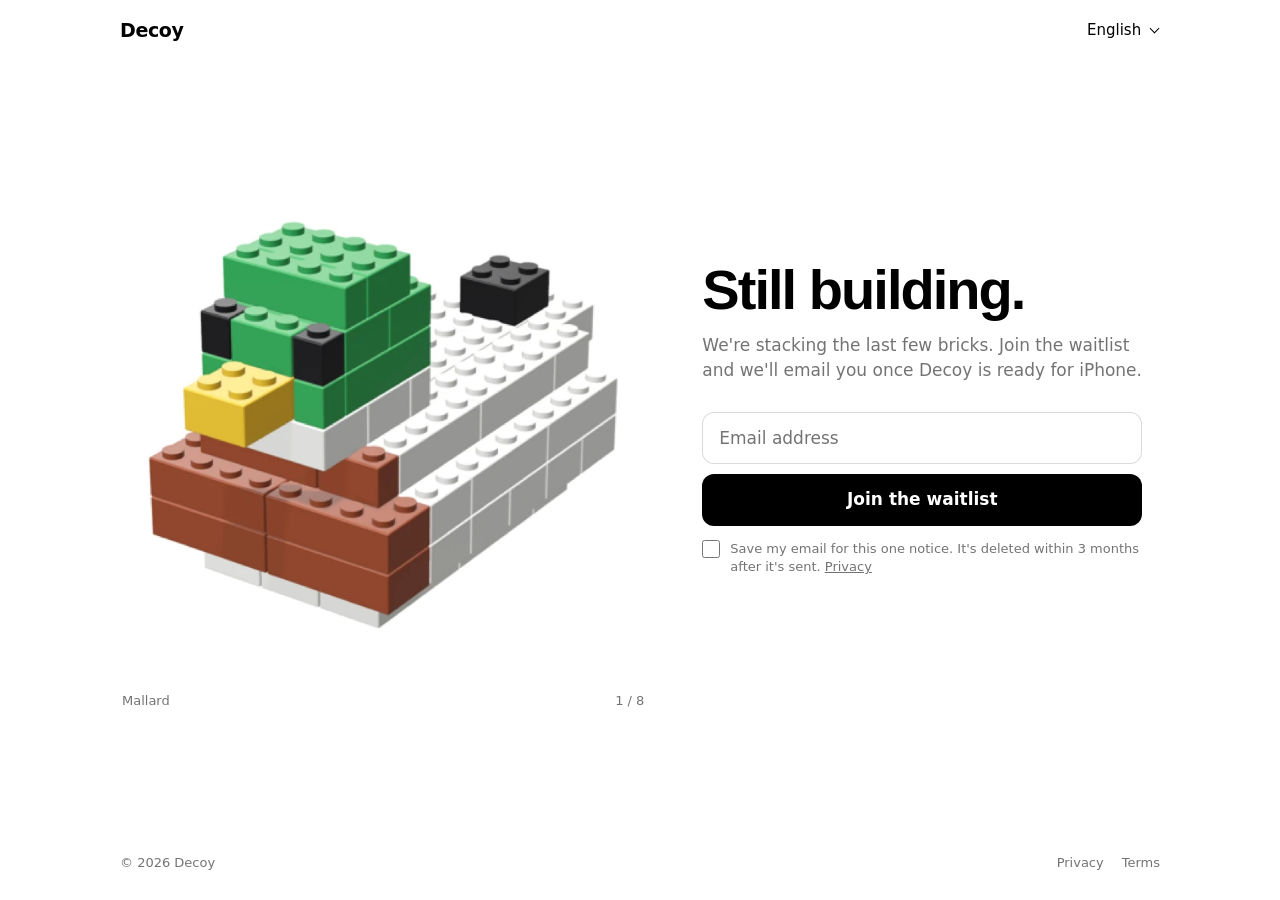
<file: index.html>
<!doctype html>
<html lang="en">
<head>
<meta charset="utf-8">
<meta name="viewport" content="width=device-width, initial-scale=1, viewport-fit=cover">
<meta name="color-scheme" content="light">
<meta name="theme-color" content="#ffffff">
<title>Decoy · Still building</title>
<meta name="description" content="Decoy is still being built, one brick at a time. Join the waitlist.">
<link rel="icon" href="img/icon.png">
<style>
  :root { --ink: #000; --paper: #fff; --soft: rgba(0,0,0,.55); --line: rgba(0,0,0,.14); }
  * { box-sizing: border-box; }
  html { -webkit-text-size-adjust: 100%; }
  body {
    margin: 0; background: var(--paper); color: var(--ink);
    font: 17px/1.5 -apple-system, BlinkMacSystemFont, "SF Pro Text", "Helvetica Neue", "Apple SD Gothic Neo", "Hiragino Sans", system-ui, sans-serif;
    -webkit-font-smoothing: antialiased;
  }
  :lang(ko) body, body:lang(ko) { word-break: keep-all; }
  .page { min-height: 100svh; display: flex; flex-direction: column; max-width: 1080px; margin: 0 auto;
          padding: 0 max(20px, env(safe-area-inset-right)) 0 max(20px, env(safe-area-inset-left)); }

  header { display: flex; align-items: center; justify-content: space-between; height: 60px; padding-top: env(safe-area-inset-top); }
  .brand { font-weight: 600; font-size: 19px; letter-spacing: -0.02em; }
  .lang { position: relative; }
  .lang select { font: inherit; font-size: 15px; color: var(--ink); background: transparent; border: 0; padding: 8px 22px 8px 8px; margin-right: -4px;
                 -webkit-appearance: none; appearance: none; cursor: pointer; }
  .lang::after { content: ""; position: absolute; right: 2px; top: 50%; width: 6px; height: 6px; margin-top: -5px;
                 border-right: 1.5px solid var(--ink); border-bottom: 1.5px solid var(--ink); transform: rotate(45deg); pointer-events: none; }

  main { flex: 1; display: grid; gap: 8px; align-content: start; }
  figure { margin: 0; }
  .model { display: block; width: 100%; aspect-ratio: 1; border: 0; padding: 0; background: var(--paper); cursor: pointer; -webkit-tap-highlight-color: transparent; }
  .model img { width: 100%; height: 100%; object-fit: contain; display: block; transition: opacity .25s; }
  .model img.out { opacity: 0; }
  figcaption { display: flex; justify-content: space-between; font-size: 13px; color: var(--soft); padding: 2px 2px 0; }

  .copy { padding: 20px 0 8px; }
  h1 { font: 700 40px/1.08 -apple-system, BlinkMacSystemFont, "SF Pro Display", "Helvetica Neue", "Apple SD Gothic Neo", "Hiragino Sans", sans-serif;
       letter-spacing: -0.035em; margin: 0; }
  .lead { margin: 12px 0 28px; color: var(--soft); max-width: 30em; }

  form { display: grid; gap: 10px; max-width: 440px; }
  .field { font: inherit; color: var(--ink); width: 100%; height: 52px; padding: 0 16px; border: 1px solid var(--line); border-radius: 12px; background: var(--paper);
           outline: none; -webkit-appearance: none; appearance: none; }
  .field::placeholder { color: rgba(0,0,0,.55); }
  .field:focus { border-color: var(--ink); }
  .go { font: inherit; font-weight: 600; height: 52px; border: 0; border-radius: 12px; background: var(--ink); color: var(--paper); cursor: pointer; }
  .go:active { opacity: .8; } .go:disabled { opacity: .4; cursor: default; }
  .agree { display: flex; gap: 10px; align-items: flex-start; margin-top: 4px; font-size: 13px; line-height: 1.45; color: var(--soft); cursor: pointer; }
  .agree input { flex: 0 0 auto; width: 18px; height: 18px; margin: 0; accent-color: #000; }
  .agree a { color: inherit; }
  .msg { min-height: 1.4em; margin: 4px 0 0; font-size: 15px; font-weight: 500; }
  .hp { position: absolute; left: -9999px; width: 1px; height: 1px; opacity: 0; }
  .sr { position: absolute; width: 1px; height: 1px; overflow: hidden; clip: rect(0 0 0 0); white-space: nowrap; }

  footer { display: flex; gap: 18px; flex-wrap: wrap; font-size: 13px; color: var(--soft); padding: 40px 0 max(28px, env(safe-area-inset-bottom)); }
  footer a { color: inherit; text-decoration: none; }
  footer a:hover { color: var(--ink); }
  footer span { margin-right: auto; }

  @media (min-width: 900px) {
    main { grid-template-columns: 1.15fr 1fr; gap: 56px; align-items: center; align-content: center; }
    h1 { font-size: 56px; }
    .copy { padding: 0; }
  }
</style>
</head>
<body>
<div class="page">
  <header>
    <div class="brand">Decoy</div>
    <label class="lang">
      <span class="sr">Language</span>
      <select id="lang" aria-label="Language">
        <option value="en">English</option>
        <option value="ko">한국어</option>
        <option value="ja">日本語</option>
      </select>
    </label>
  </header>

  <main>
    <figure>
      <button class="model" id="model" type="button" aria-label="Show another build"><img id="model-img" src="img/duck.webp" alt="" width="696" height="696"></button>
      <figcaption><span id="model-name">Mallard</span><span id="model-count">1 / 8</span></figcaption>
    </figure>

    <section class="copy">
      <h1 data-t="title">Still building.</h1>
      <p class="lead" data-t="lead">We're stacking the last few bricks. Join the waitlist and we'll email you once Decoy is ready for iPhone.</p>

      <form id="wait" novalidate>
        <label for="w-email" class="sr" data-t="emailLabel">Email</label>
        <input class="field" id="w-email" type="email" name="email" autocomplete="email" inputmode="email" required maxlength="254" placeholder="Email address" data-ph="placeholder">
        <!-- 사람은 보지 못하는 칸: 채워져 있으면 자동 입력으로 보고 저장하지 않는다 -->
        <input class="hp" type="text" name="website" tabindex="-1" autocomplete="off" aria-hidden="true">
        <button class="go" type="submit" id="w-btn" data-t="button">Join the waitlist</button>
        <label class="agree"><input type="checkbox" id="w-agree" required> <span><span data-t="consent">Save my email for this one notice. It's deleted within 3 months after it's sent.</span> <a href="privacy.html" data-t="details">Privacy</a></span></label>
        <p class="msg" id="w-msg" role="status" aria-live="polite"></p>
      </form>
    </section>
  </main>

  <footer>
    <span>© 2026 Decoy</span>
    <a href="privacy.html" data-t="privacy">Privacy</a>
    <a href="terms.html" data-t="terms">Terms</a>
  </footer>
</div>

<script>
(function () {
  var T = {
    en: {
      docTitle: "Decoy · Still building",
      title: "Still building.",
      lead: "We're stacking the last few bricks. Join the waitlist and we'll email you once Decoy is ready for iPhone.",
      emailLabel: "Email", placeholder: "Email address",
      button: "Join the waitlist",
      consent: "Save my email for this one notice. It's deleted within 3 months after it's sent.",
      details: "Privacy", privacy: "Privacy", terms: "Terms",
      invalid: "Please check your email address.",
      agree: "Please tick the box to agree.",
      sending: "Adding you…",
      done: "You're on the list. We'll let you know when it's built.",
      fail: "That didn't go through. Please try again.",
      models: ["Mallard", "Christmas tree", "Tuxedo cat", "Castle", "Frog", "Cake", "Lighthouse", "Robot"]
    },
    ko: {
      docTitle: "Decoy · 아직 짓는 중",
      title: "아직 짓는 중이에요.",
      lead: "마지막 블럭 몇 개를 쌓고 있어요. 대기 목록에 올려 두면 iPhone에 나오는 날 메일로 알려 드릴게요.",
      emailLabel: "이메일", placeholder: "이메일 주소",
      button: "대기 목록에 올리기",
      consent: "이 알림 한 번을 위해 이메일을 저장하는 데 동의해요. 보낸 뒤 3개월 안에 지워요.",
      details: "개인정보", privacy: "개인정보처리방침", terms: "이용약관",
      invalid: "이메일 주소를 확인해 주세요.",
      agree: "동의에 체크해 주세요.",
      sending: "올리는 중…",
      done: "대기 목록에 올렸어요. 다 지으면 알려 드릴게요.",
      fail: "지금은 올리지 못했어요. 다시 해 주세요.",
      models: ["청둥오리", "크리스마스 트리", "턱시도 고양이", "성", "개구리", "케이크", "등대", "로봇"]
    },
    ja: {
      docTitle: "Decoy · 組み立て中",
      title: "まだ組み立て中です。",
      lead: "最後のブロックを積んでいるところです。ウェイトリストに登録すると、iPhone版の公開日にメールでお知らせします。",
      emailLabel: "メール", placeholder: "メールアドレス",
      button: "ウェイトリストに登録",
      consent: "このお知らせのためにメールアドレスを保存することに同意します。送信後3か月以内に削除します。",
      details: "プライバシー", privacy: "プライバシー", terms: "利用規約",
      invalid: "メールアドレスをご確認ください。",
      agree: "同意にチェックしてください。",
      sending: "登録中…",
      done: "登録しました。完成したらお知らせします。",
      fail: "登録できませんでした。もう一度お試しください。",
      models: ["マガモ", "クリスマスツリー", "ハチワレ猫", "お城", "カエル", "ケーキ", "灯台", "ロボット"]
    }
  };
  var FILES = ["duck", "tree", "tuxedo", "castle", "frog", "cake", "lighthouse", "robot"];

  // 언어: 주소의 ?lang= → 전에 고른 것 → 영어
  var q = new URLSearchParams(location.search);
  var store = { get: function () { try { return localStorage.getItem("decoy.lang"); } catch (e) { return null; } },
                set: function (v) { try { localStorage.setItem("decoy.lang", v); } catch (e) {} } };
  var lang = [q.get("lang"), store.get(), "en"].filter(function (l) { return l && T[l]; })[0];
  var t = T[lang], idx = 0;
  var sel = document.getElementById("lang");

  function caption() {
    document.getElementById("model-name").textContent = t.models[idx];
    document.getElementById("model-count").textContent = (idx + 1) + " / " + FILES.length;
  }
  function apply(l) {
    lang = l; t = T[l]; sel.value = l;
    document.documentElement.lang = l;
    document.title = t.docTitle;
    document.querySelectorAll("[data-t]").forEach(function (el) { el.textContent = t[el.getAttribute("data-t")]; });
    document.querySelectorAll("[data-ph]").forEach(function (el) { el.placeholder = t[el.getAttribute("data-ph")]; });
    document.getElementById("w-msg").textContent = "";
    caption();
  }
  sel.addEventListener("change", function () { apply(sel.value); store.set(sel.value); });
  apply(lang);

  // 모델을 누르면 다음 작품
  FILES.slice(1).forEach(function (f) { var i = new Image(); i.src = "img/" + f + ".webp"; });
  var img = document.getElementById("model-img");
  document.getElementById("model").addEventListener("click", function () {
    idx = (idx + 1) % FILES.length;
    img.classList.add("out");
    setTimeout(function () { img.src = "img/" + FILES[idx] + ".webp"; img.classList.remove("out"); caption(); }, 200);
  });

  // 대기 목록 신청 (공개용 키: 서버는 join_waitlist 함수로 넣기만 허용)
  var API = "https://dkoeulbfpwtxlfhounvq.supabase.co/rest/v1/rpc/join_waitlist";
  var KEY = "sb_publishable_Qyt-b42bhEJ3N9RSfNocdA_tkohPm7J";
  var source = (q.get("from") || q.get("utm_source") || "").replace(/[^\w.-]/g, "").slice(0, 64);
  var form = document.getElementById("wait"), email = document.getElementById("w-email"),
      agree = document.getElementById("w-agree"), btn = document.getElementById("w-btn"),
      msg = document.getElementById("w-msg");
  function say(s) { msg.textContent = s; }

  form.addEventListener("submit", function (ev) {
    ev.preventDefault();
    var v = email.value.trim();
    if (!/^[^@\s]+@[^@\s]+\.[^@\s]+$/.test(v) || v.length > 254) { say(t.invalid); email.focus(); return; }
    if (!agree.checked) { say(t.agree); return; }
    if (form.website.value) { form.reset(); say(t.done); return; }
    btn.disabled = true; say(t.sending);
    fetch(API, {
      method: "POST",
      headers: { "apikey": KEY, "Content-Type": "application/json" },
      body: JSON.stringify({ p_email: v, p_lang: lang, p_source: source })
    }).then(function (r) {
      if (r.ok) { form.reset(); say(t.done); }
      else if (r.status === 400) { say(t.invalid); }
      else { say(t.fail); }
    }).catch(function () { say(t.fail); })
      .then(function () { btn.disabled = false; });
  });
})();
</script>
</body>
</html>
</file>
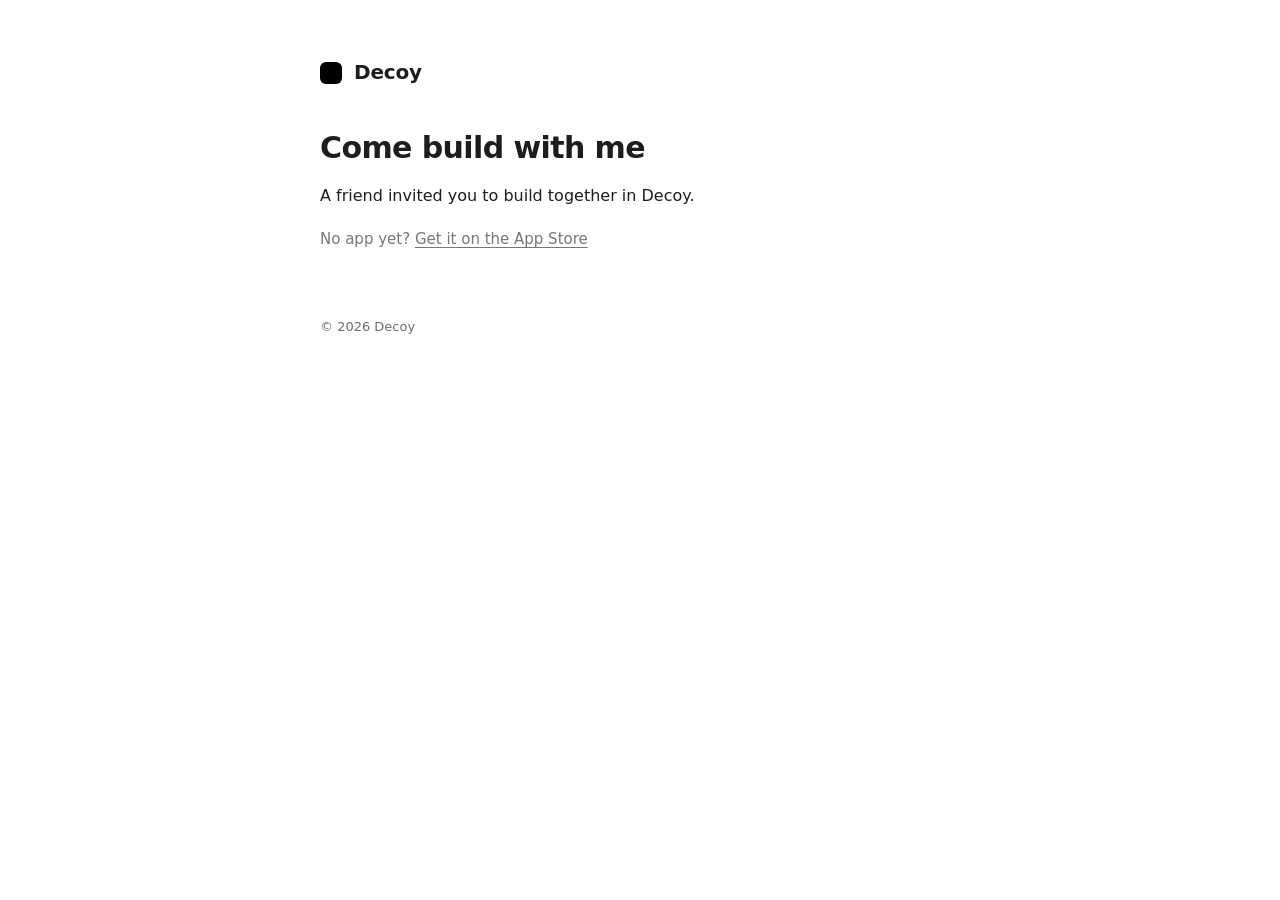
<file: join.html>
<!doctype html>
<html lang="ko">
<head>
<meta charset="utf-8">
<meta name="viewport" content="width=device-width, initial-scale=1, viewport-fit=cover">
<title>Decoy · 같이 만들기</title>
<meta property="og:title" content="Decoy">
<meta property="og:description" content="같이 블럭 쌓아요 · Come build with me">
<link rel="stylesheet" href="style.css">
<style>
  .open { display: inline-block; margin-top: 8px; padding: 14px 26px; border-radius: 999px;
          background: #000; color: #fff; text-decoration: none; font-weight: 700; }
  .sub { margin-top: 18px; font-size: 15px; opacity: .6; }
  .sub a { color: inherit; }
</style>
</head>
<body>
<main>
  <header><span class="dot" aria-hidden="true"></span><a href="./">Decoy</a></header>
  <h1 id="title">같이 블럭 쌓아요</h1>
  <p id="desc">친구가 Decoy에서 함께 만들자고 초대했어요.</p>
  <a class="open" id="open" href="#">Decoy에서 열기</a>
  <p class="sub" id="store">앱이 없다면 <a href="https://apps.apple.com/app/id6838769878">App Store에서 받기</a></p>
  <footer>© 2026 Decoy</footer>
</main>
<script>
  // 방 코드는 앱이 만드는 6글자만 받는다
  var room = new URLSearchParams(location.search).get("room") || "";
  var ok = /^[A-HJ-NP-Z2-9]{6}$/.test(room);
  var en = !/^ko/i.test(navigator.language || "");
  if (en) {
    document.documentElement.lang = "en";
    document.getElementById("title").textContent = "Come build with me";
    document.getElementById("desc").textContent = "A friend invited you to build together in Decoy.";
    document.getElementById("open").textContent = "Open in Decoy";
    document.getElementById("store").innerHTML = 'No app yet? <a href="https://apps.apple.com/app/id6838769878">Get it on the App Store</a>';
  }
  var link = document.getElementById("open");
  if (ok) {
    var url = "decoy://join?room=" + room;
    link.href = url;
    location.href = url;
  } else {
    link.style.display = "none";
  }
</script>
</body>
</html>
</file>
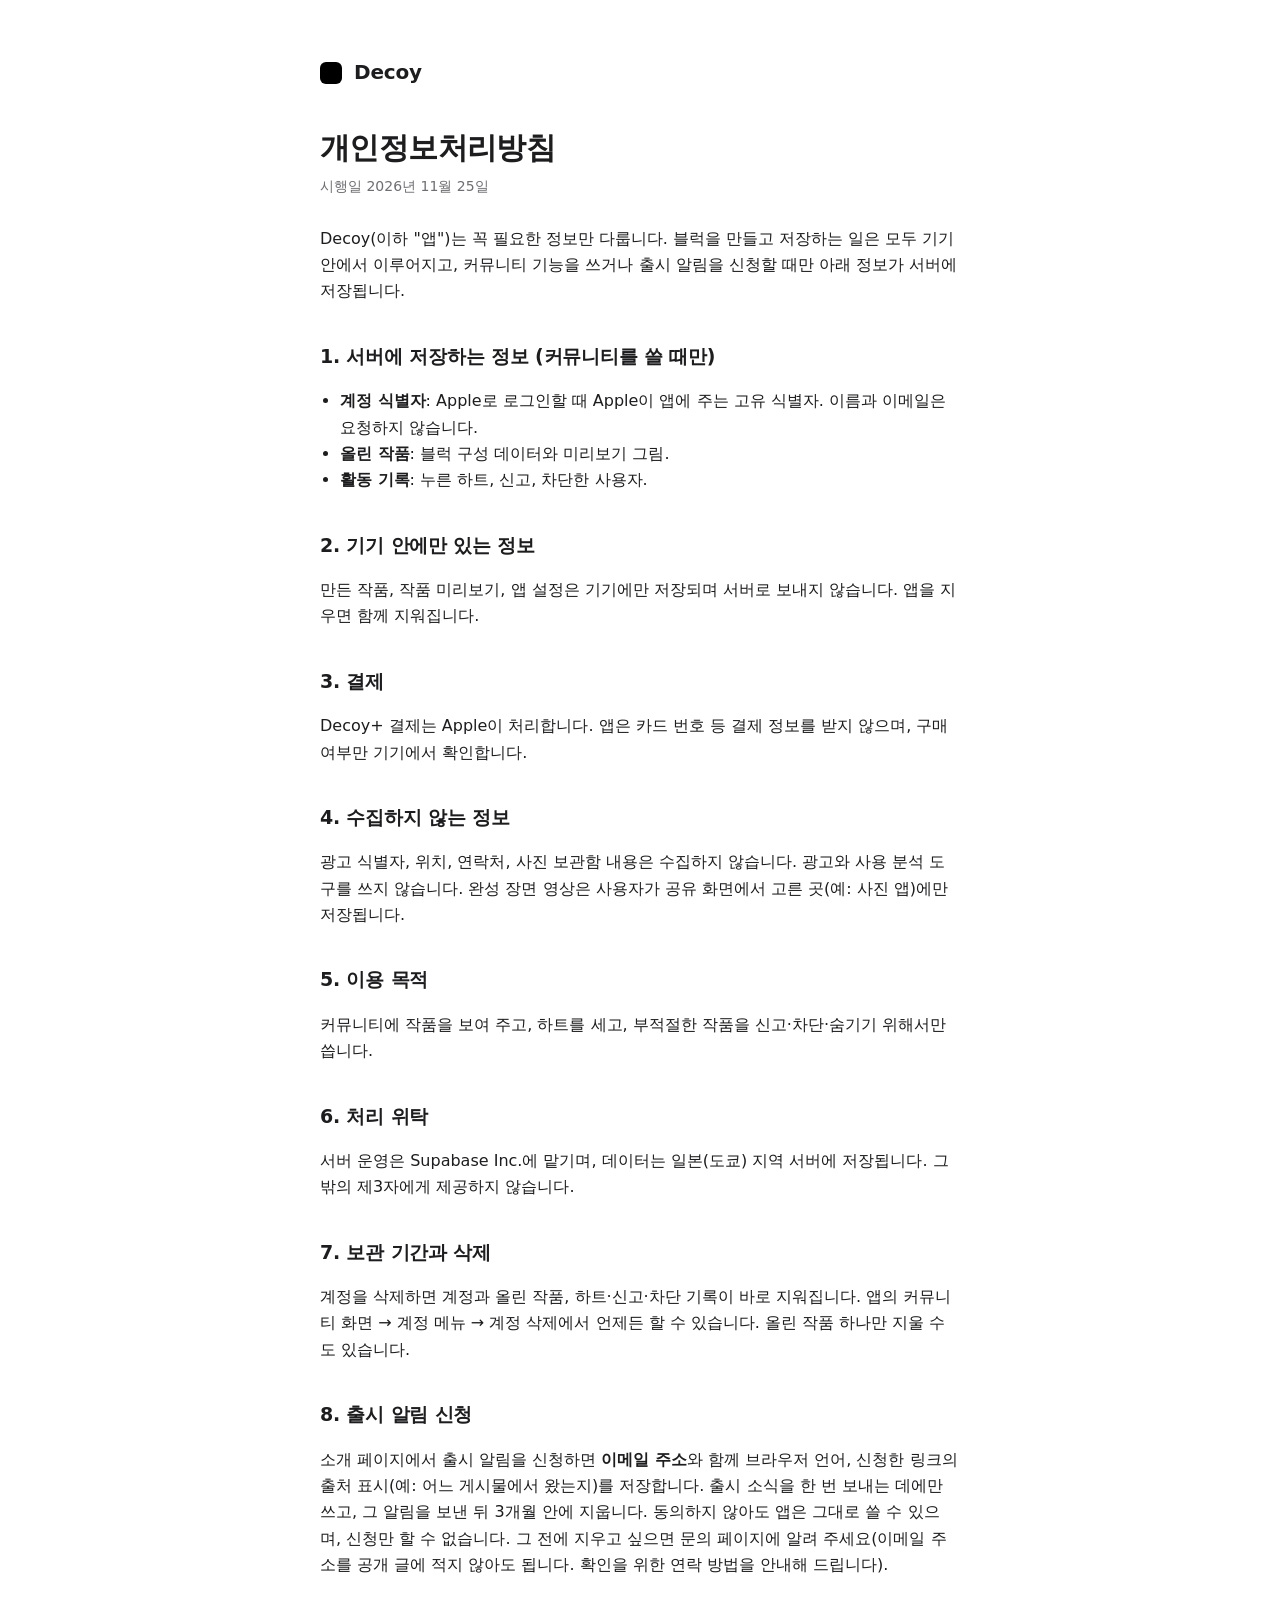
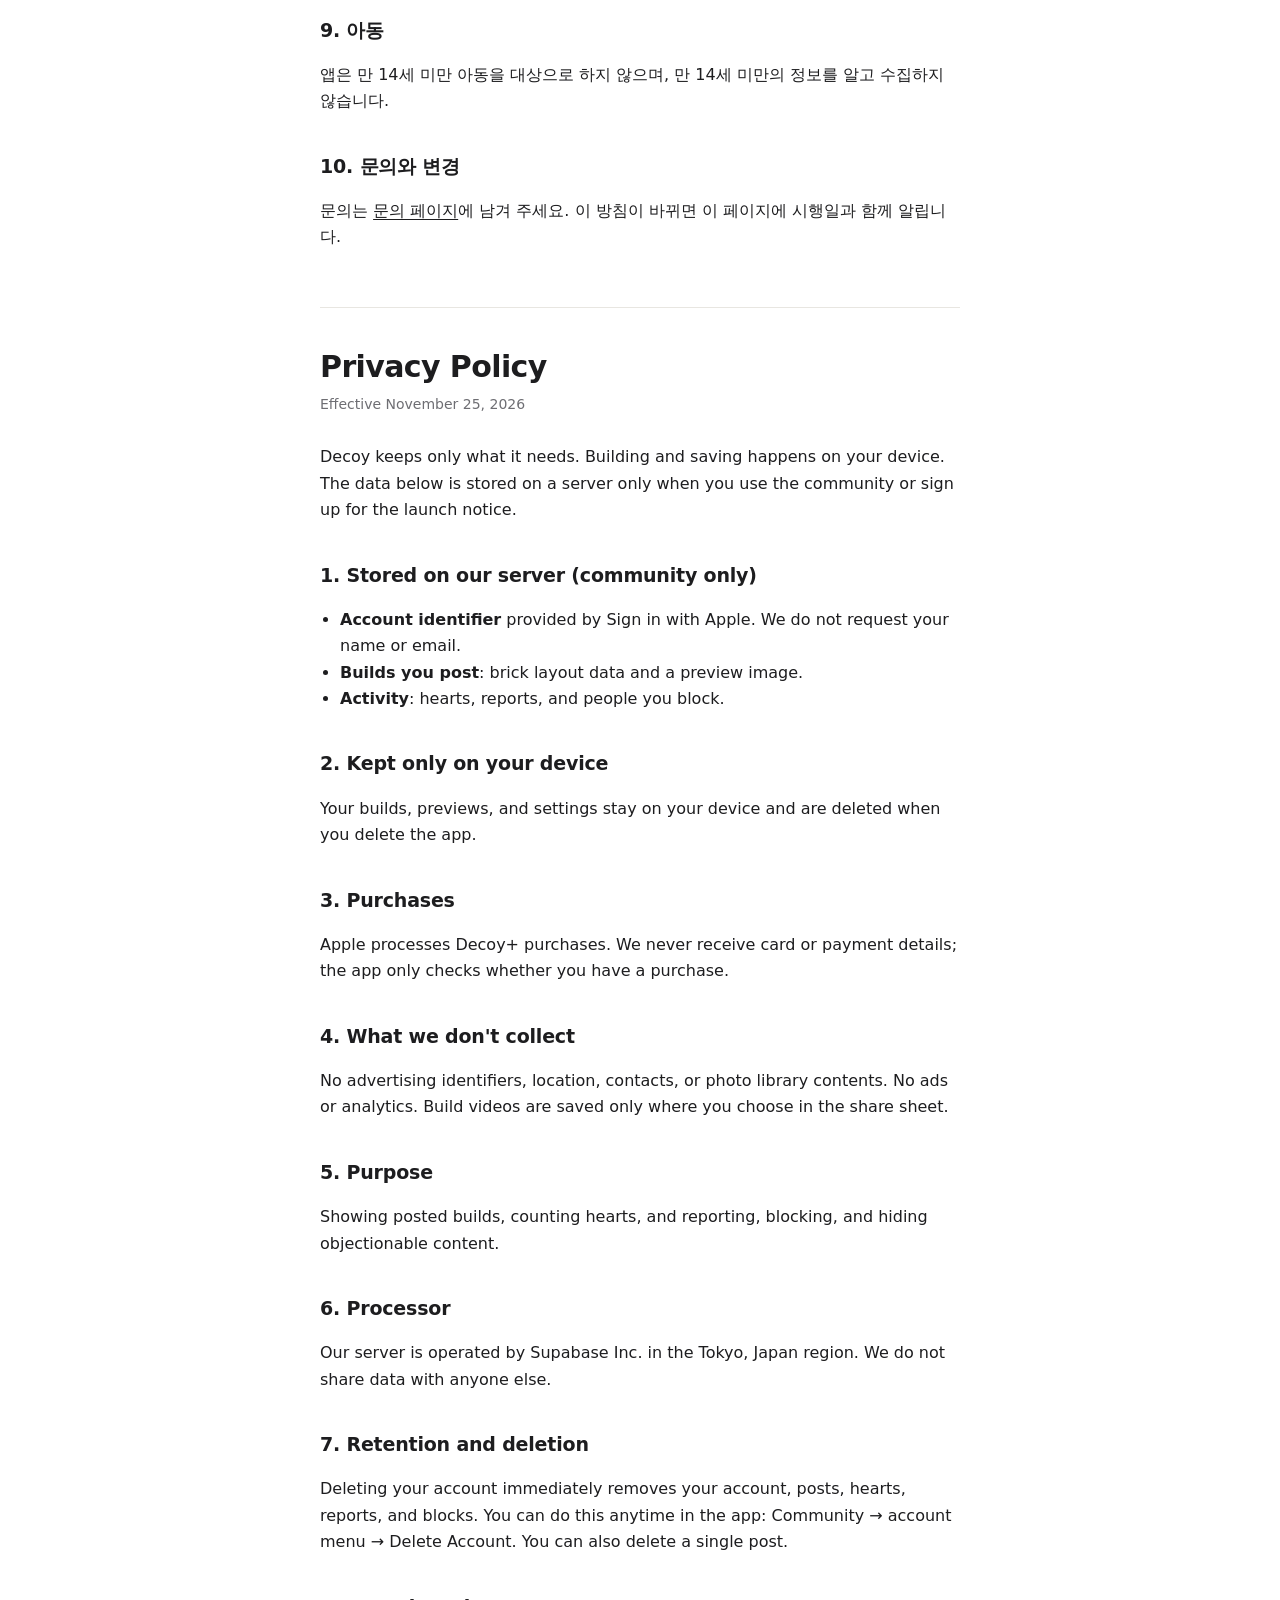
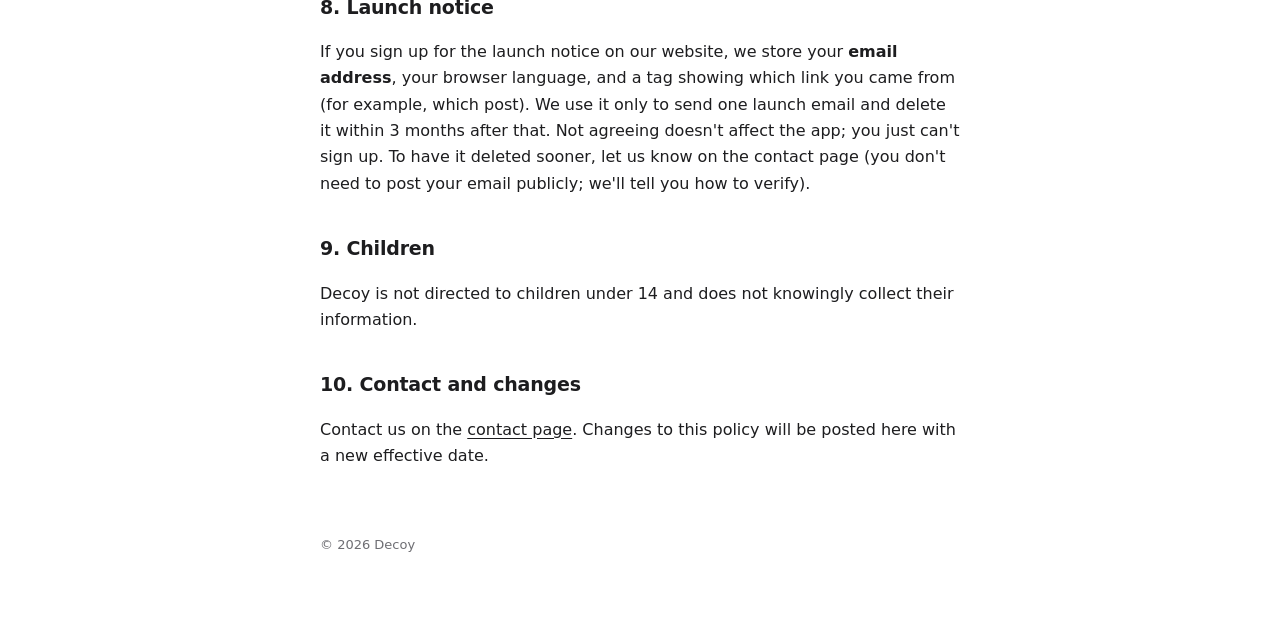
<file: privacy.html>
<!doctype html>
<html lang="ko">
<head>
<meta charset="utf-8">
<meta name="viewport" content="width=device-width, initial-scale=1, viewport-fit=cover">
<title>Decoy 개인정보처리방침</title>
<link rel="stylesheet" href="style.css">
</head>
<body>
<main>
  <header><span class="dot" aria-hidden="true"></span><a href="./">Decoy</a></header>
  <h1>개인정보처리방침</h1>
  <p class="meta">시행일 2026년 11월 25일</p>

  <p>Decoy(이하 "앱")는 꼭 필요한 정보만 다룹니다. 블럭을 만들고 저장하는 일은 모두 기기 안에서 이루어지고, 커뮤니티 기능을 쓰거나 출시 알림을 신청할 때만 아래 정보가 서버에 저장됩니다.</p>

  <h2>1. 서버에 저장하는 정보 (커뮤니티를 쓸 때만)</h2>
  <ul>
    <li><b>계정 식별자</b>: Apple로 로그인할 때 Apple이 앱에 주는 고유 식별자. 이름과 이메일은 요청하지 않습니다.</li>
    <li><b>올린 작품</b>: 블럭 구성 데이터와 미리보기 그림.</li>
    <li><b>활동 기록</b>: 누른 하트, 신고, 차단한 사용자.</li>
  </ul>

  <h2>2. 기기 안에만 있는 정보</h2>
  <p>만든 작품, 작품 미리보기, 앱 설정은 기기에만 저장되며 서버로 보내지 않습니다. 앱을 지우면 함께 지워집니다.</p>

  <h2>3. 결제</h2>
  <p>Decoy+ 결제는 Apple이 처리합니다. 앱은 카드 번호 등 결제 정보를 받지 않으며, 구매 여부만 기기에서 확인합니다.</p>

  <h2>4. 수집하지 않는 정보</h2>
  <p>광고 식별자, 위치, 연락처, 사진 보관함 내용은 수집하지 않습니다. 광고와 사용 분석 도구를 쓰지 않습니다. 완성 장면 영상은 사용자가 공유 화면에서 고른 곳(예: 사진 앱)에만 저장됩니다.</p>

  <h2>5. 이용 목적</h2>
  <p>커뮤니티에 작품을 보여 주고, 하트를 세고, 부적절한 작품을 신고·차단·숨기기 위해서만 씁니다.</p>

  <h2>6. 처리 위탁</h2>
  <p>서버 운영은 Supabase Inc.에 맡기며, 데이터는 일본(도쿄) 지역 서버에 저장됩니다. 그 밖의 제3자에게 제공하지 않습니다.</p>

  <h2>7. 보관 기간과 삭제</h2>
  <p>계정을 삭제하면 계정과 올린 작품, 하트·신고·차단 기록이 바로 지워집니다. 앱의 커뮤니티 화면 → 계정 메뉴 → 계정 삭제에서 언제든 할 수 있습니다. 올린 작품 하나만 지울 수도 있습니다.</p>

  <h2 id="waitlist">8. 출시 알림 신청</h2>
  <p>소개 페이지에서 출시 알림을 신청하면 <b>이메일 주소</b>와 함께 브라우저 언어, 신청한 링크의 출처 표시(예: 어느 게시물에서 왔는지)를 저장합니다. 출시 소식을 한 번 보내는 데에만 쓰고, 그 알림을 보낸 뒤 3개월 안에 지웁니다. 동의하지 않아도 앱은 그대로 쓸 수 있으며, 신청만 할 수 없습니다. 그 전에 지우고 싶으면 문의 페이지에 알려 주세요(이메일 주소를 공개 글에 적지 않아도 됩니다. 확인을 위한 연락 방법을 안내해 드립니다).</p>

  <h2>9. 아동</h2>
  <p>앱은 만 14세 미만 아동을 대상으로 하지 않으며, 만 14세 미만의 정보를 알고 수집하지 않습니다.</p>

  <h2>10. 문의와 변경</h2>
  <p>문의는 <a href="https://github.com/dogoyster/build-decoy/issues">문의 페이지</a>에 남겨 주세요. 이 방침이 바뀌면 이 페이지에 시행일과 함께 알립니다.</p>

  <div class="lang" lang="en">
    <h1>Privacy Policy</h1>
    <p class="meta">Effective November 25, 2026</p>
    <p>Decoy keeps only what it needs. Building and saving happens on your device. The data below is stored on a server only when you use the community or sign up for the launch notice.</p>
    <h2>1. Stored on our server (community only)</h2>
    <ul>
      <li><b>Account identifier</b> provided by Sign in with Apple. We do not request your name or email.</li>
      <li><b>Builds you post</b>: brick layout data and a preview image.</li>
      <li><b>Activity</b>: hearts, reports, and people you block.</li>
    </ul>
    <h2>2. Kept only on your device</h2>
    <p>Your builds, previews, and settings stay on your device and are deleted when you delete the app.</p>
    <h2>3. Purchases</h2>
    <p>Apple processes Decoy+ purchases. We never receive card or payment details; the app only checks whether you have a purchase.</p>
    <h2>4. What we don't collect</h2>
    <p>No advertising identifiers, location, contacts, or photo library contents. No ads or analytics. Build videos are saved only where you choose in the share sheet.</p>
    <h2>5. Purpose</h2>
    <p>Showing posted builds, counting hearts, and reporting, blocking, and hiding objectionable content.</p>
    <h2>6. Processor</h2>
    <p>Our server is operated by Supabase Inc. in the Tokyo, Japan region. We do not share data with anyone else.</p>
    <h2>7. Retention and deletion</h2>
    <p>Deleting your account immediately removes your account, posts, hearts, reports, and blocks. You can do this anytime in the app: Community → account menu → Delete Account. You can also delete a single post.</p>
    <h2 id="waitlist-en">8. Launch notice</h2>
    <p>If you sign up for the launch notice on our website, we store your <b>email address</b>, your browser language, and a tag showing which link you came from (for example, which post). We use it only to send one launch email and delete it within 3 months after that. Not agreeing doesn't affect the app; you just can't sign up. To have it deleted sooner, let us know on the contact page (you don't need to post your email publicly; we'll tell you how to verify).</p>
    <h2>9. Children</h2>
    <p>Decoy is not directed to children under 14 and does not knowingly collect their information.</p>
    <h2>10. Contact and changes</h2>
    <p>Contact us on the <a href="https://github.com/dogoyster/build-decoy/issues">contact page</a>. Changes to this policy will be posted here with a new effective date.</p>
  </div>
  <footer>© 2026 Decoy</footer>
</main>
</body>
</html>
</file>
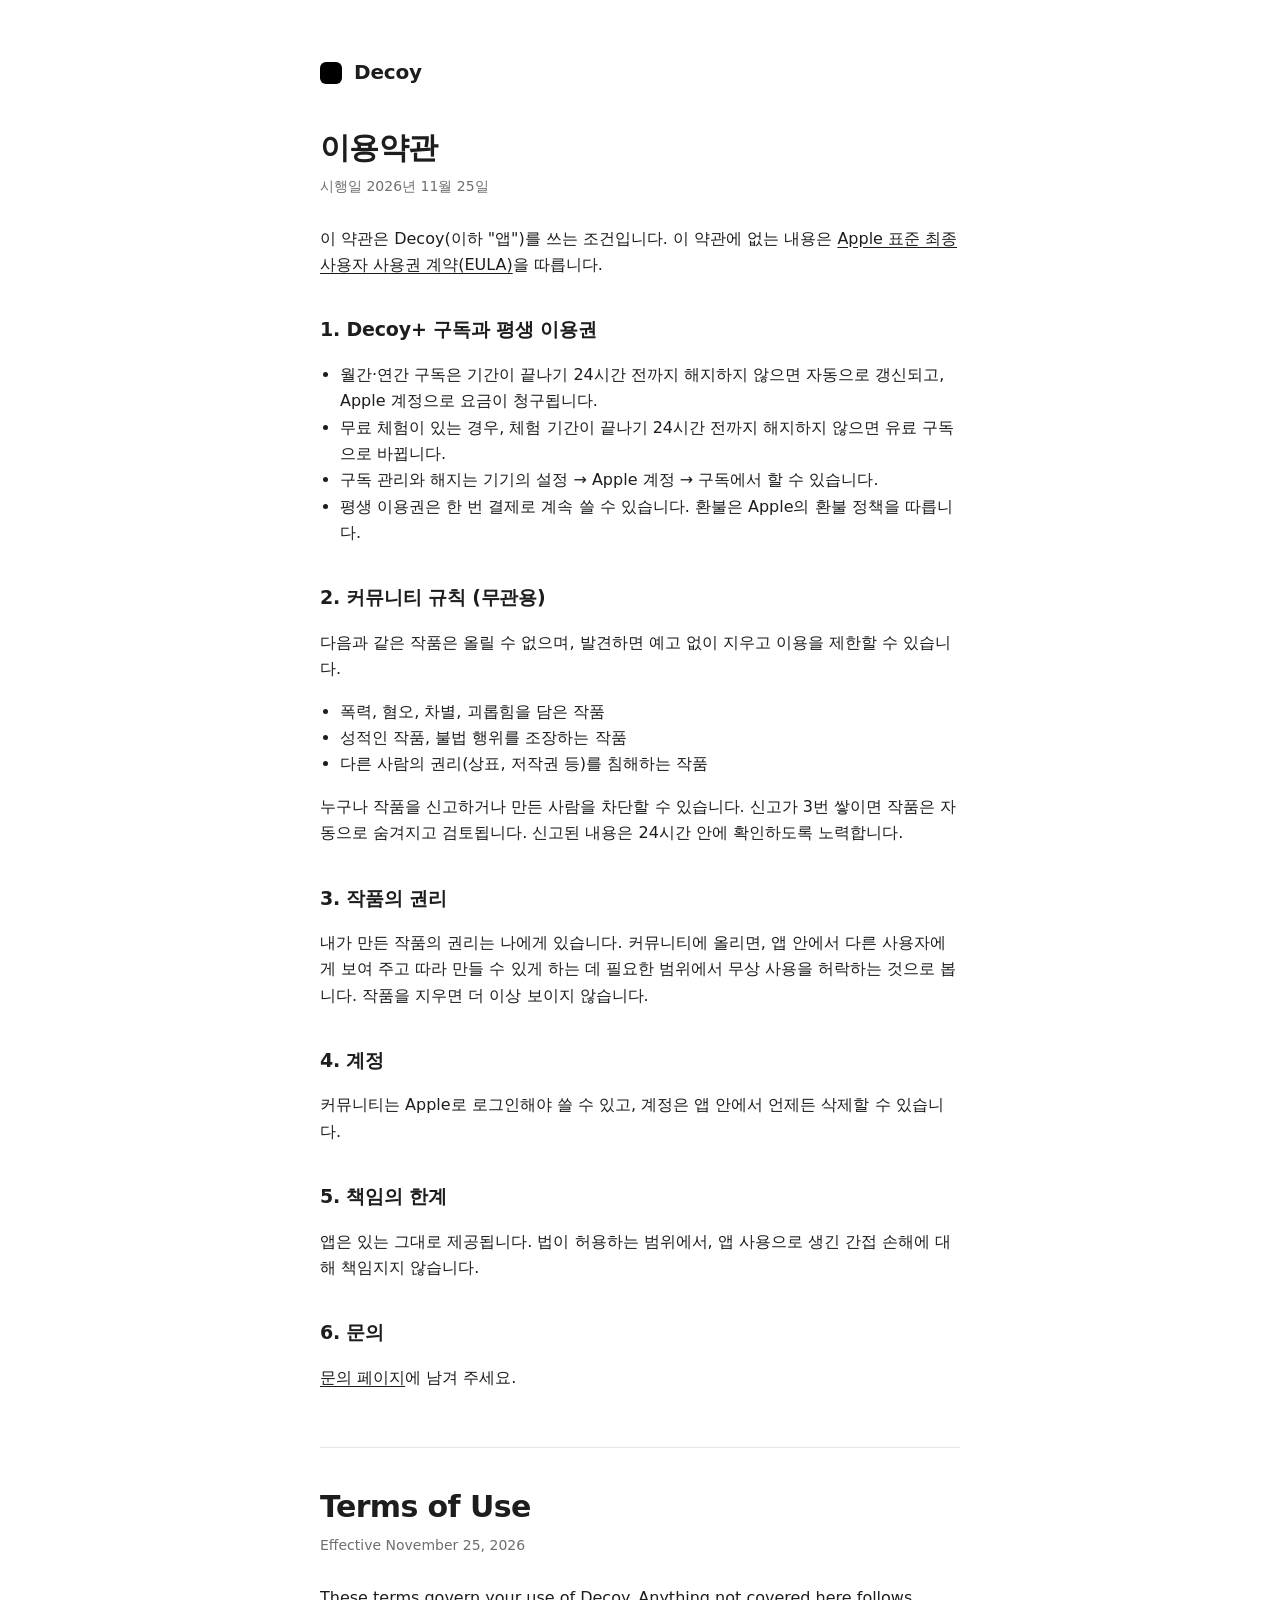
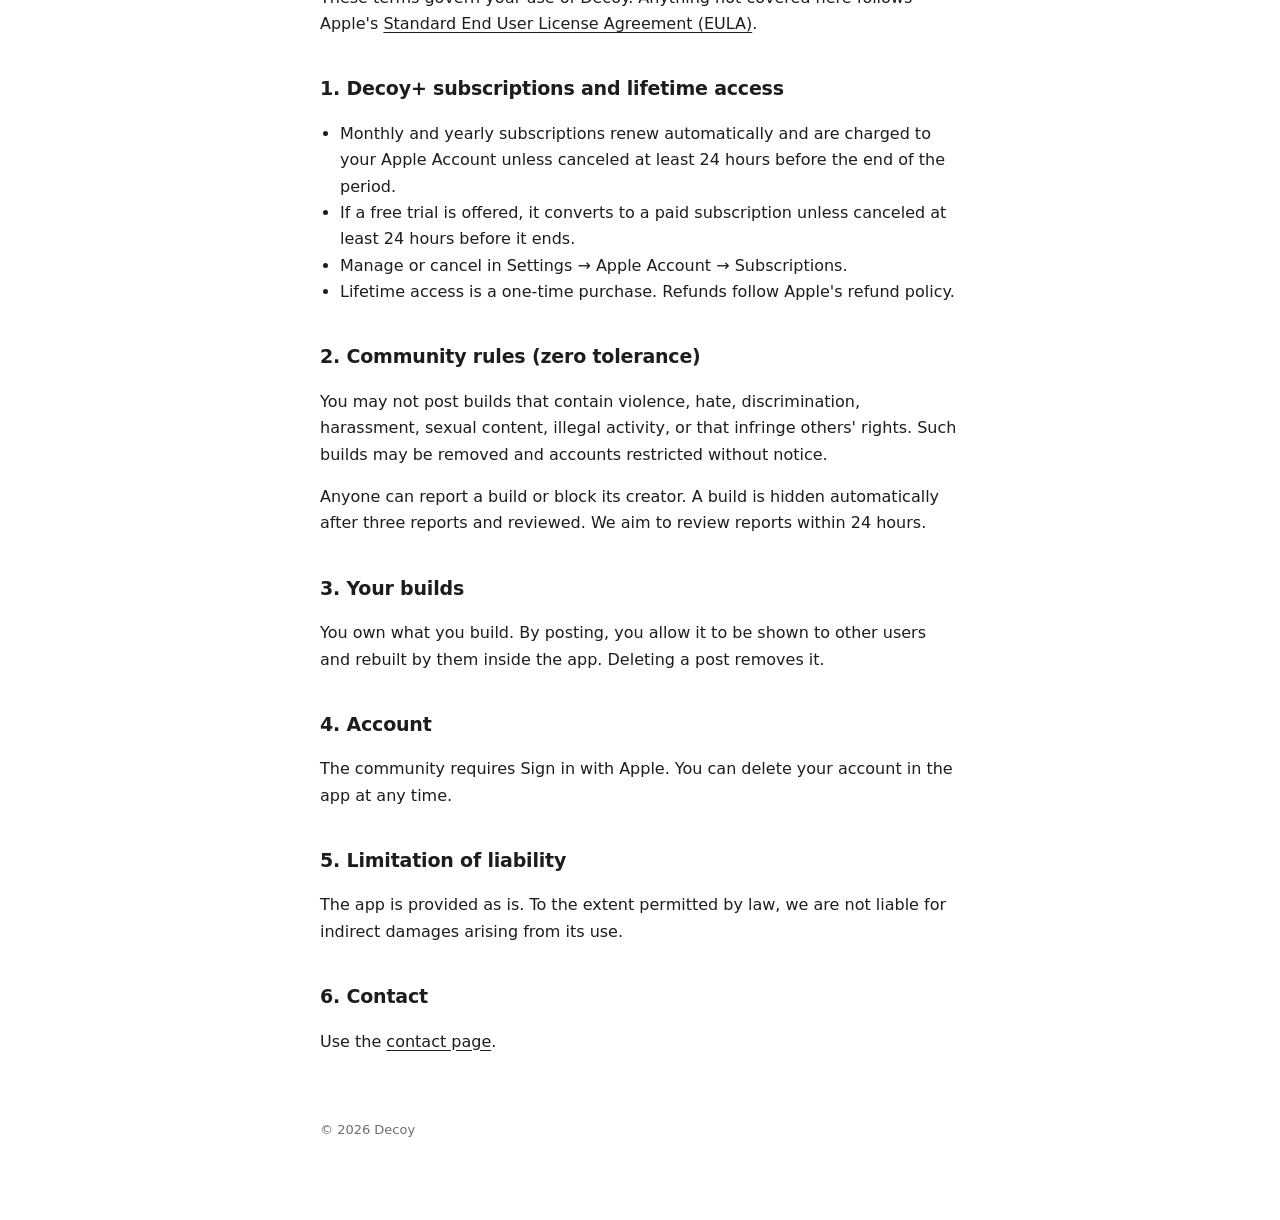
<file: terms.html>
<!doctype html>
<html lang="ko">
<head>
<meta charset="utf-8">
<meta name="viewport" content="width=device-width, initial-scale=1, viewport-fit=cover">
<title>Decoy 이용약관</title>
<link rel="stylesheet" href="style.css">
</head>
<body>
<main>
  <header><span class="dot" aria-hidden="true"></span><a href="./">Decoy</a></header>
  <h1>이용약관</h1>
  <p class="meta">시행일 2026년 11월 25일</p>

  <p>이 약관은 Decoy(이하 "앱")를 쓰는 조건입니다. 이 약관에 없는 내용은 <a href="https://www.apple.com/legal/internet-services/itunes/dev/stdeula/">Apple 표준 최종 사용자 사용권 계약(EULA)</a>을 따릅니다.</p>

  <h2>1. Decoy+ 구독과 평생 이용권</h2>
  <ul>
    <li>월간·연간 구독은 기간이 끝나기 24시간 전까지 해지하지 않으면 자동으로 갱신되고, Apple 계정으로 요금이 청구됩니다.</li>
    <li>무료 체험이 있는 경우, 체험 기간이 끝나기 24시간 전까지 해지하지 않으면 유료 구독으로 바뀝니다.</li>
    <li>구독 관리와 해지는 기기의 설정 → Apple 계정 → 구독에서 할 수 있습니다.</li>
    <li>평생 이용권은 한 번 결제로 계속 쓸 수 있습니다. 환불은 Apple의 환불 정책을 따릅니다.</li>
  </ul>

  <h2>2. 커뮤니티 규칙 (무관용)</h2>
  <p>다음과 같은 작품은 올릴 수 없으며, 발견하면 예고 없이 지우고 이용을 제한할 수 있습니다.</p>
  <ul>
    <li>폭력, 혐오, 차별, 괴롭힘을 담은 작품</li>
    <li>성적인 작품, 불법 행위를 조장하는 작품</li>
    <li>다른 사람의 권리(상표, 저작권 등)를 침해하는 작품</li>
  </ul>
  <p>누구나 작품을 신고하거나 만든 사람을 차단할 수 있습니다. 신고가 3번 쌓이면 작품은 자동으로 숨겨지고 검토됩니다. 신고된 내용은 24시간 안에 확인하도록 노력합니다.</p>

  <h2>3. 작품의 권리</h2>
  <p>내가 만든 작품의 권리는 나에게 있습니다. 커뮤니티에 올리면, 앱 안에서 다른 사용자에게 보여 주고 따라 만들 수 있게 하는 데 필요한 범위에서 무상 사용을 허락하는 것으로 봅니다. 작품을 지우면 더 이상 보이지 않습니다.</p>

  <h2>4. 계정</h2>
  <p>커뮤니티는 Apple로 로그인해야 쓸 수 있고, 계정은 앱 안에서 언제든 삭제할 수 있습니다.</p>

  <h2>5. 책임의 한계</h2>
  <p>앱은 있는 그대로 제공됩니다. 법이 허용하는 범위에서, 앱 사용으로 생긴 간접 손해에 대해 책임지지 않습니다.</p>

  <h2>6. 문의</h2>
  <p><a href="https://github.com/dogoyster/build-decoy/issues">문의 페이지</a>에 남겨 주세요.</p>

  <div class="lang" lang="en">
    <h1>Terms of Use</h1>
    <p class="meta">Effective November 25, 2026</p>
    <p>These terms govern your use of Decoy. Anything not covered here follows Apple's <a href="https://www.apple.com/legal/internet-services/itunes/dev/stdeula/">Standard End User License Agreement (EULA)</a>.</p>
    <h2>1. Decoy+ subscriptions and lifetime access</h2>
    <ul>
      <li>Monthly and yearly subscriptions renew automatically and are charged to your Apple Account unless canceled at least 24 hours before the end of the period.</li>
      <li>If a free trial is offered, it converts to a paid subscription unless canceled at least 24 hours before it ends.</li>
      <li>Manage or cancel in Settings → Apple Account → Subscriptions.</li>
      <li>Lifetime access is a one-time purchase. Refunds follow Apple's refund policy.</li>
    </ul>
    <h2>2. Community rules (zero tolerance)</h2>
    <p>You may not post builds that contain violence, hate, discrimination, harassment, sexual content, illegal activity, or that infringe others' rights. Such builds may be removed and accounts restricted without notice.</p>
    <p>Anyone can report a build or block its creator. A build is hidden automatically after three reports and reviewed. We aim to review reports within 24 hours.</p>
    <h2>3. Your builds</h2>
    <p>You own what you build. By posting, you allow it to be shown to other users and rebuilt by them inside the app. Deleting a post removes it.</p>
    <h2>4. Account</h2>
    <p>The community requires Sign in with Apple. You can delete your account in the app at any time.</p>
    <h2>5. Limitation of liability</h2>
    <p>The app is provided as is. To the extent permitted by law, we are not liable for indirect damages arising from its use.</p>
    <h2>6. Contact</h2>
    <p>Use the <a href="https://github.com/dogoyster/build-decoy/issues">contact page</a>.</p>
  </div>
  <footer>© 2026 Decoy</footer>
</main>
</body>
</html>
</file>
<file: style.css>
:root { --bg: #ffffff; --fg: #1d1d1f; --muted: #6e6e73; --line: #e8e6e1; --accent: #000000; color-scheme: light; }
* { box-sizing: border-box; }
body { margin: 0; background: var(--bg); color: var(--fg); font: 16px/1.65 -apple-system, BlinkMacSystemFont, "Apple SD Gothic Neo", "Pretendard", system-ui, sans-serif; -webkit-font-smoothing: antialiased; }
main { max-width: 680px; margin: 0 auto; padding: 56px max(20px, env(safe-area-inset-left)) 80px max(20px, env(safe-area-inset-right)); }
header { display: flex; align-items: center; gap: 12px; margin-bottom: 40px; }
header a { color: inherit; text-decoration: none; font-weight: 700; font-size: 20px; letter-spacing: -0.01em; }
.dot { width: 22px; height: 22px; border-radius: 6px; background: var(--accent); box-shadow: inset 0 -3px 0 rgba(0,0,0,.12); }
h1 { font-size: 30px; line-height: 1.25; letter-spacing: -0.02em; margin: 0 0 8px; text-wrap: balance; }
h2 { font-size: 19px; margin: 36px 0 8px; letter-spacing: -0.01em; }
p, li { color: var(--fg); }
.meta { color: var(--muted); font-size: 14px; margin: 0 0 28px; }
.lang { border-top: 1px solid var(--line); margin-top: 56px; padding-top: 40px; }
nav.links { display: flex; gap: 20px; flex-wrap: wrap; margin-top: 28px; }
nav.links a, a { color: var(--fg); text-underline-offset: 3px; }
ul { padding-left: 20px; }
footer { color: var(--muted); font-size: 13px; margin-top: 64px; }
</file>
